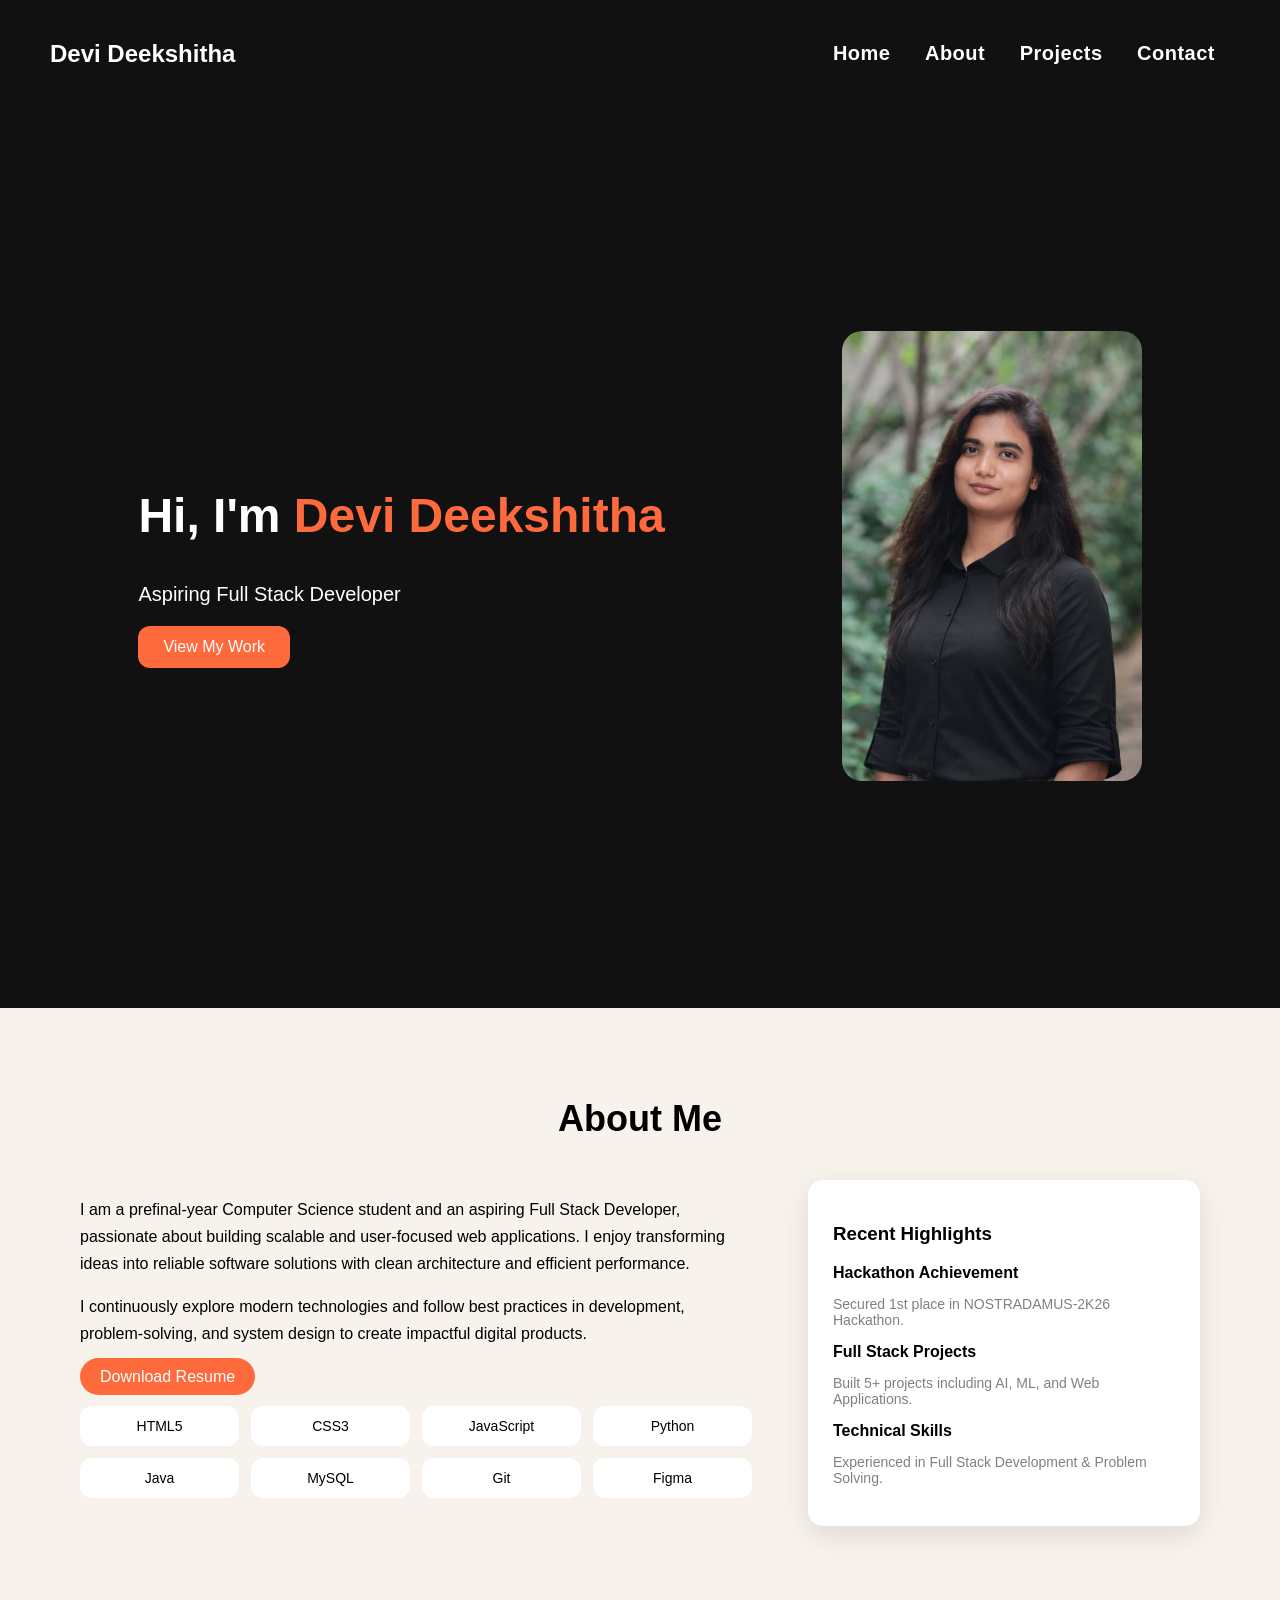
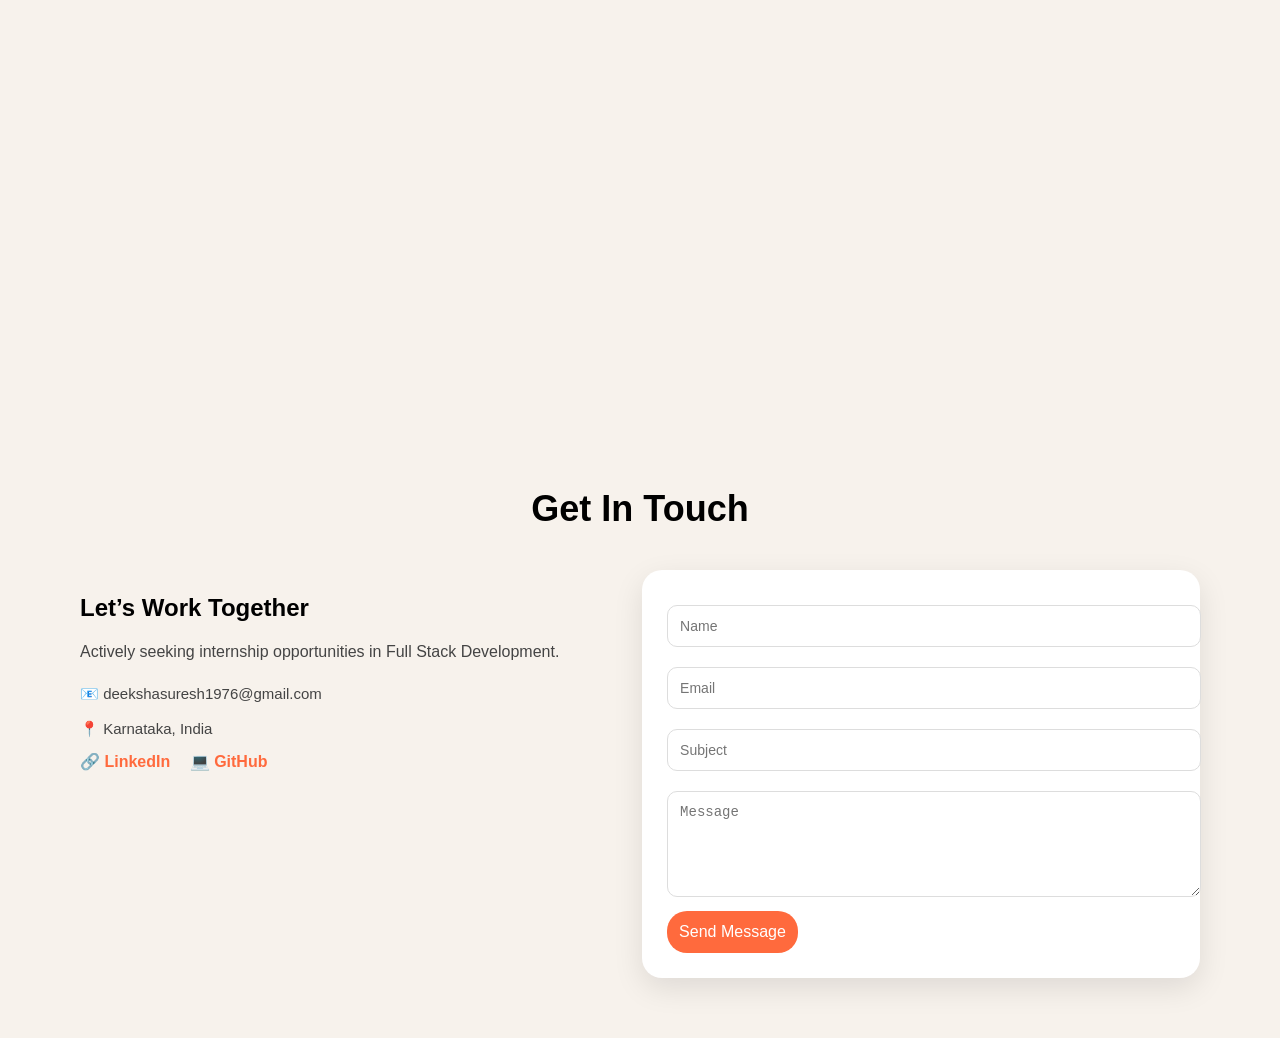
<file: index.html>
<!DOCTYPE html>
<html lang="en">
<head>
<meta charset="UTF-8">
<meta name="viewport" content="width=device-width, initial-scale=1.0">
<title>Devi Deekshitha | Portfolio</title>

<link rel="stylesheet" href="style.css">

<!-- AOS Animation -->
<link href="https://unpkg.com/aos@2.3.4/dist/aos.css" rel="stylesheet">

</head>

<body>

<header>
  <h2>Devi Deekshitha</h2>
  <nav>
    <a href="#">Home</a>
    <a href="#about">About</a>
    <a href="#projects">Projects</a>
    <a href="#contact">Contact</a>
  </nav>
</header>

<!-- HERO -->
<section class="hero">
  <div class="hero-text">
    <h1>Hi, I'm <span id="typing"></span></h1>
    <p>Aspiring Full Stack Developer</p>

    <div class="buttons">
      <button onclick="scrollToProjects()">View My Work</button>
    </div>
  </div>

  <div class="hero-img">
    <img src="profile.jpg">
  </div>
</section>

<!-- ABOUT -->
<section id="about" class="light-section">

  <h2 class="section-title">About Me</h2>

  <div class="about-wrapper">

    <!-- LEFT SIDE -->
    <div class="about-left">
      <p>
        I am a prefinal-year Computer Science student and an aspiring Full Stack Developer,
        passionate about building scalable and user-focused web applications.
        I enjoy transforming ideas into reliable software solutions with clean architecture
        and efficient performance.
      </p>
  
      <p>
        I continuously explore modern technologies and follow best practices in development, problem-solving,
        and system design to create impactful digital products.
      </p>

      <div class="about-buttons">
        <a href="resume.pdf" class="btn">Download Resume</a>
        
      </div>

      <!-- SKILLS -->
      <div class="skills-grid">
        <div class="skill-box">HTML5</div>
        <div class="skill-box">CSS3</div>
        <div class="skill-box">JavaScript</div>
        <div class="skill-box">Python</div>
        <div class="skill-box">Java</div>
        <div class="skill-box">MySQL</div>
        <div class="skill-box">Git</div>
        <div class="skill-box">Figma</div>
      </div>
    </div>

    <!-- RIGHT SIDE CARD -->
    <div class="about-right">
      <div class="experience-card">

        <h3>Recent Highlights</h3>

        <div class="exp-item">
          <h4>Hackathon Achievement</h4>
          <p>Secured 1st place in NOSTRADAMUS-2K26 Hackathon.</p>
        </div>

        <div class="exp-item">
          <h4>Full Stack Projects</h4>
          <p>Built 5+ projects including AI, ML, and Web Applications.</p>
        </div>

        <div class="exp-item">
          <h4>Technical Skills</h4>
          <p>Experienced in Full Stack Development & Problem Solving.</p>
        </div>

      </div>
    </div>

  </div>

</section>

<!-- PROJECTS -->
<section id="projects" class="light-section">
  <h2 data-aos="fade-up">My Projects</h2>

  <div class="project-grid">

    <div class="project-card" data-aos="zoom-in" onclick="openProject('projects/skillhub.html')">
      <h3>Skill Hub</h3>
    </div>

    <div class="project-card" data-aos="zoom-in" onclick="openProject('projects/pathfinding.html')">
      <h3>Pathfinding</h3>
    </div>

    <div class="project-card" data-aos="zoom-in" onclick="openProject('projects/extension.html')">
      <h3>Extension Analyzer</h3>
    </div>

    <div class="project-card" data-aos="zoom-in" onclick="openProject('projects/kmeans.html')">
      <h3>K-Means</h3>
    </div>

    <div class="project-card" data-aos="zoom-in" onclick="openProject('projects/aura.html')">
      <h3>AURA AI</h3>
    </div>

  </div>
</section>

<!-- CONTACT -->
<section id="contact" class="light-section">

  <h2 class="section-title">Get In Touch</h2>

  <div class="contact-wrapper">

    <!-- LEFT SIDE -->
    <div class="contact-left">
      <h3>Let’s Work Together</h3>

      <p>
        Actively seeking internship opportunities in Full Stack Development.
      </p>
      
      <div class="contact-info">
        <p>📧 deekshasuresh1976@gmail.com</p>
        <p>📍 Karnataka, India</p>
      </div>

      <div class="social-icons">
      <a href="https://linkedin.com/in/c-s-devi-deekshitha-7a4a51328" target="_blank">🔗 LinkedIn</a>
      <a href="https://github.com/deekshasuresh009" target="_blank">💻 GitHub</a>
      </div>
    </div>

    <!-- RIGHT SIDE FORM -->
    <div class="contact-right">
      <form class="contact-form">

        <input type="text" placeholder="Name" required>
        <input type="email" placeholder="Email" required>
        <input type="text" placeholder="Subject" required>

        <textarea rows="5" placeholder="Message"></textarea>

        <button type="submit">Send Message</button>

      </form>
    </div>

  </div>

</section>

<script src="https://unpkg.com/aos@2.3.4/dist/aos.js"></script>
<script src="script.js"></script>

</body>
</html>
</file>
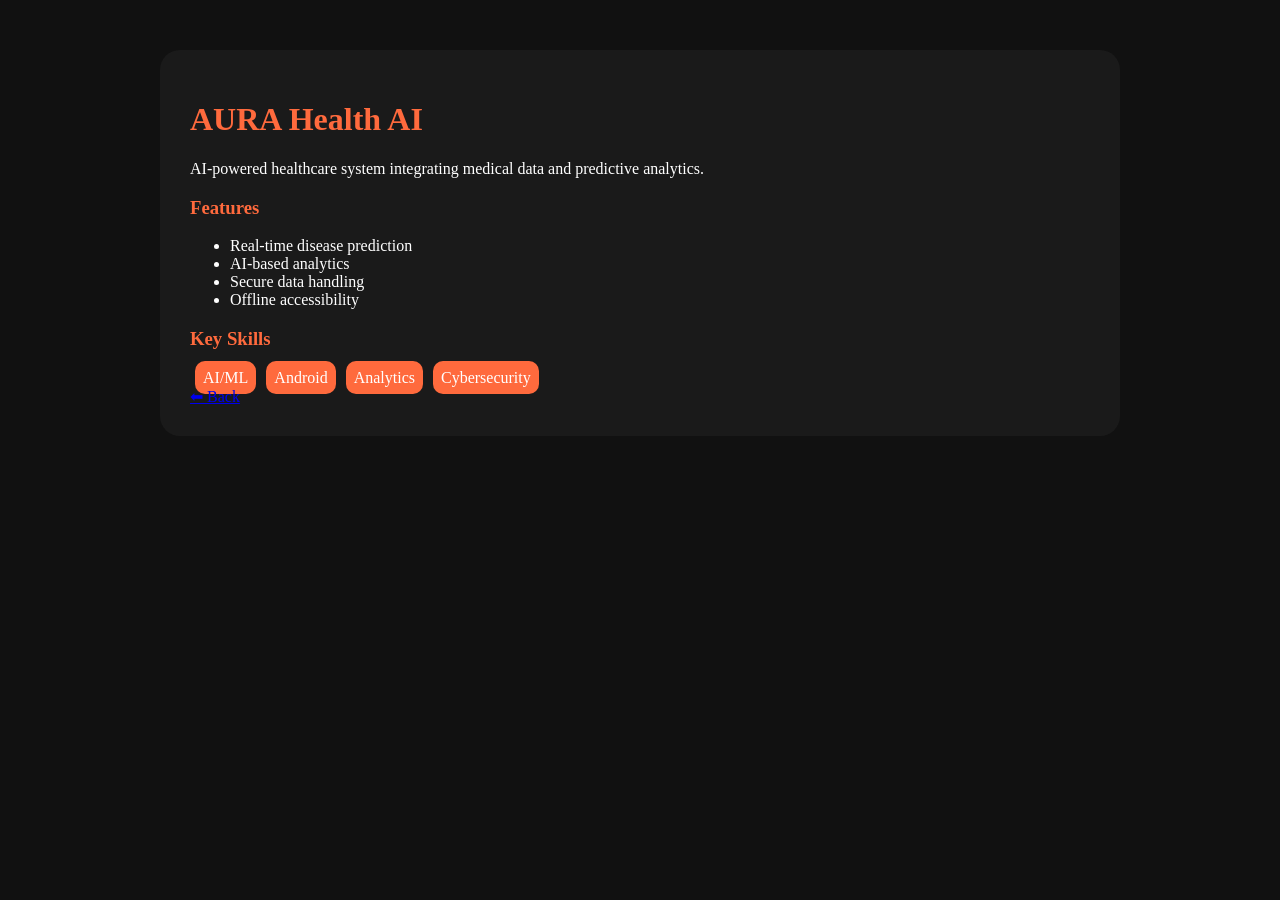
<file: Projects/aura.html>
<!DOCTYPE html>
<html>
<head>
<title>AURA AI</title>
<link rel="stylesheet" href="../style.css">
<style>
body { background:#111; color:white; font-family:Poppins; }
.project-container { max-width:900px; margin:50px auto; padding:30px; background:#1a1a1a; border-radius:20px; }
h1,h3 { color:#ff6a3d; }
.skills span { background:#ff6a3d; padding:8px; margin:5px; border-radius:10px; }
</style>
</head>

<body>
<div class="project-container">

<h1>AURA Health AI</h1>

<p>
AI-powered healthcare system integrating medical data and predictive analytics.
</p>

<h3>Features</h3>
<ul>
<li>Real-time disease prediction</li>
<li>AI-based analytics</li>
<li>Secure data handling</li>
<li>Offline accessibility</li>
</ul>

<h3>Key Skills</h3>
<div class="skills">
<span>AI/ML</span><span>Android</span><span>Analytics</span><span>Cybersecurity</span>
</div>

<a href="../index.html" class="back-btn">⬅ Back</a>

</div>
</body>
</html>
</file>
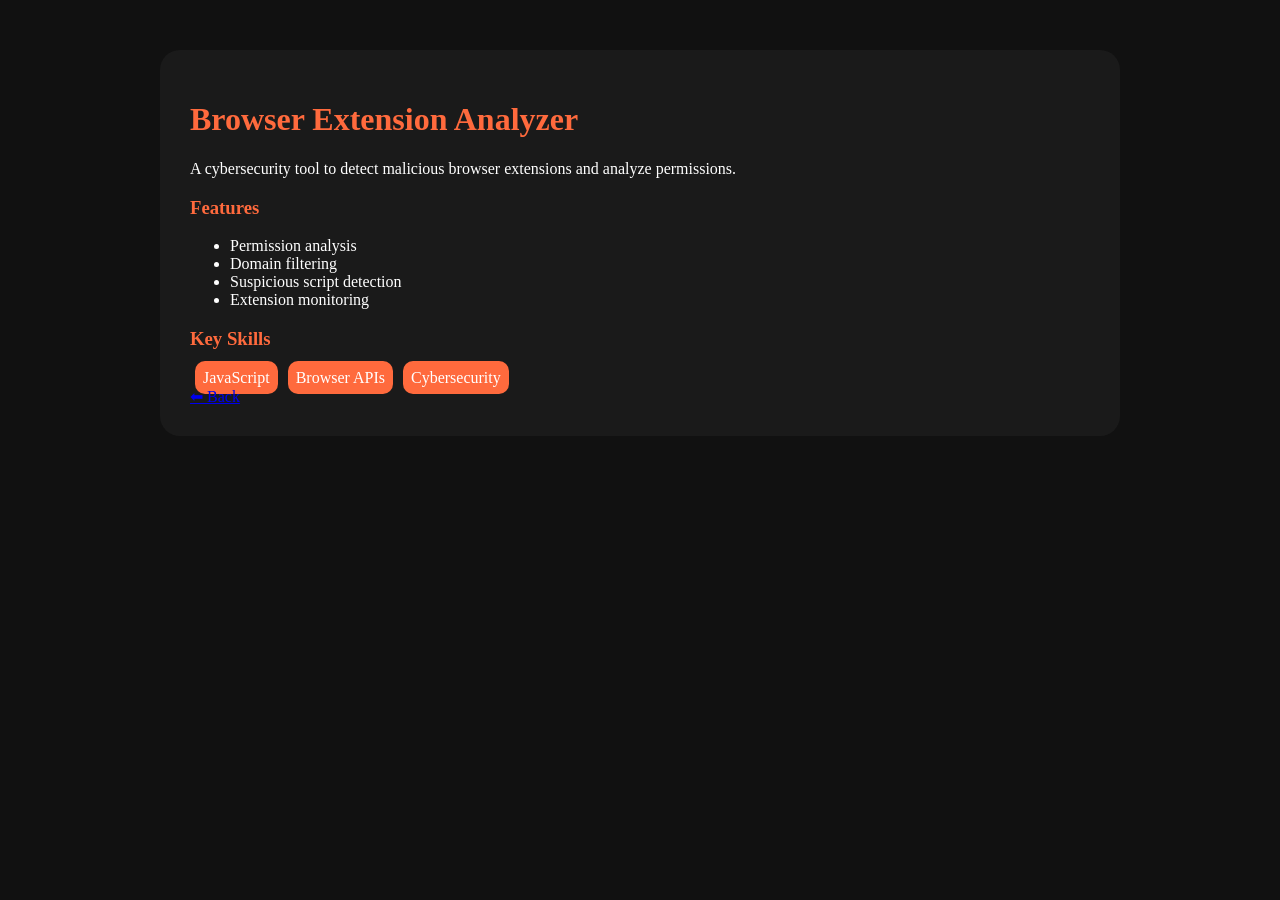
<file: Projects/extensionanalyzer.html>
<!DOCTYPE html>
<html>
<head>
<title>Extension Analyzer</title>
<link rel="stylesheet" href="../style.css">
<style>
body { background:#111; color:white; font-family:Poppins; }
.project-container { max-width:900px; margin:50px auto; padding:30px; background:#1a1a1a; border-radius:20px; }
h1,h3 { color:#ff6a3d; }
.skills span { background:#ff6a3d; padding:8px; margin:5px; border-radius:10px; }
</style>
</head>

<body>
<div class="project-container">

<h1>Browser Extension Analyzer</h1>

<p>
A cybersecurity tool to detect malicious browser extensions and analyze permissions.
</p>

<h3>Features</h3>
<ul>
<li>Permission analysis</li>
<li>Domain filtering</li>
<li>Suspicious script detection</li>
<li>Extension monitoring</li>
</ul>

<h3>Key Skills</h3>
<div class="skills">
<span>JavaScript</span><span>Browser APIs</span><span>Cybersecurity</span>
</div>

<a href="../index.html" class="back-btn">⬅ Back</a>

</div>
</body>
</html>
</file>
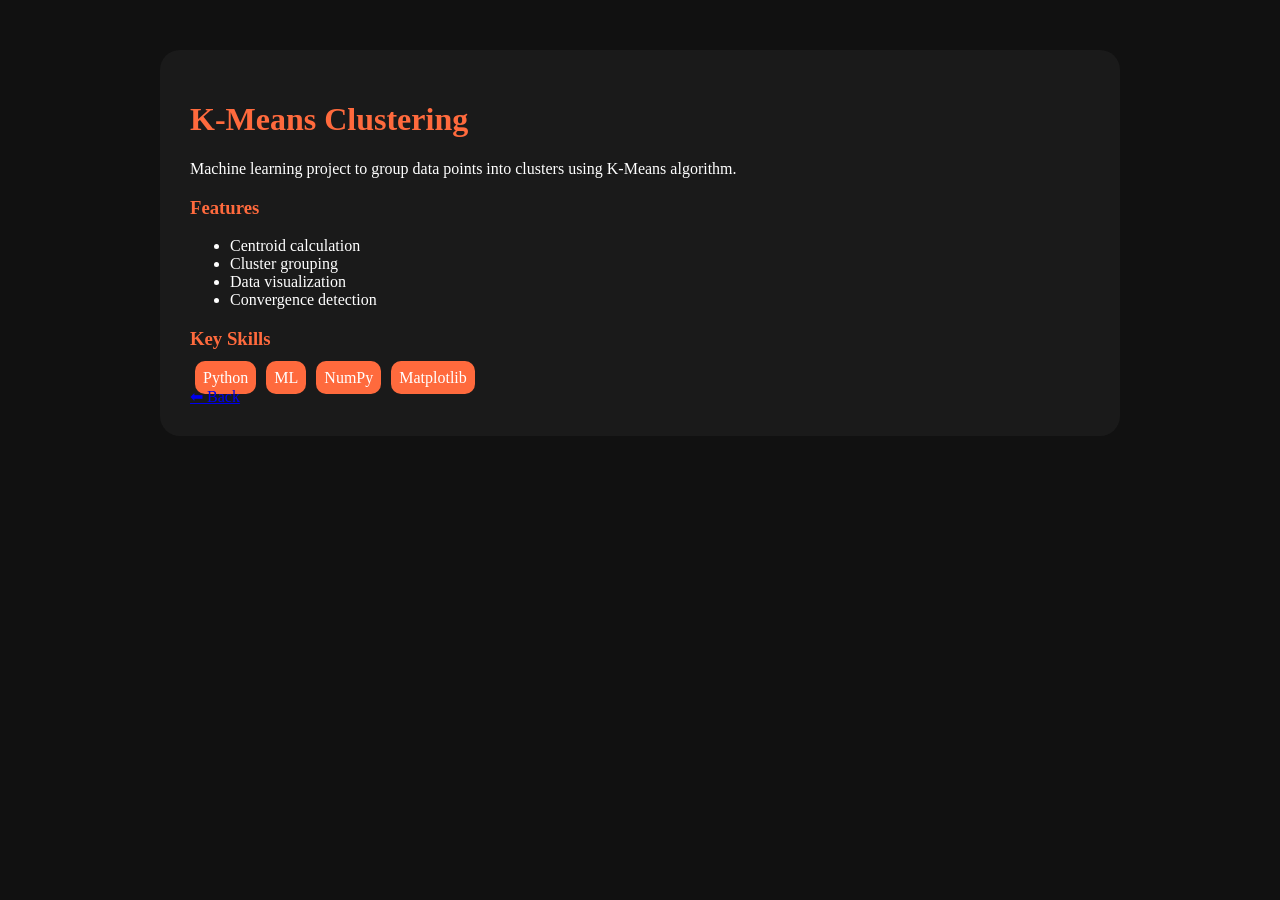
<file: Projects/kmeans.html>
<!DOCTYPE html>
<html>
<head>
<title>K-Means</title>
<link rel="stylesheet" href="../style.css">
<style>
body { background:#111; color:white; font-family:Poppins; }
.project-container { max-width:900px; margin:50px auto; padding:30px; background:#1a1a1a; border-radius:20px; }
h1,h3 { color:#ff6a3d; }
.skills span { background:#ff6a3d; padding:8px; margin:5px; border-radius:10px; }
</style>
</head>

<body>
<div class="project-container">

<h1>K-Means Clustering</h1>

<p>
Machine learning project to group data points into clusters using K-Means algorithm.
</p>

<h3>Features</h3>
<ul>
<li>Centroid calculation</li>
<li>Cluster grouping</li>
<li>Data visualization</li>
<li>Convergence detection</li>
</ul>

<h3>Key Skills</h3>
<div class="skills">
<span>Python</span><span>ML</span><span>NumPy</span><span>Matplotlib</span>
</div>

<a href="../index.html" class="back-btn">⬅ Back</a>

</div>
</body>
</html>
</file>
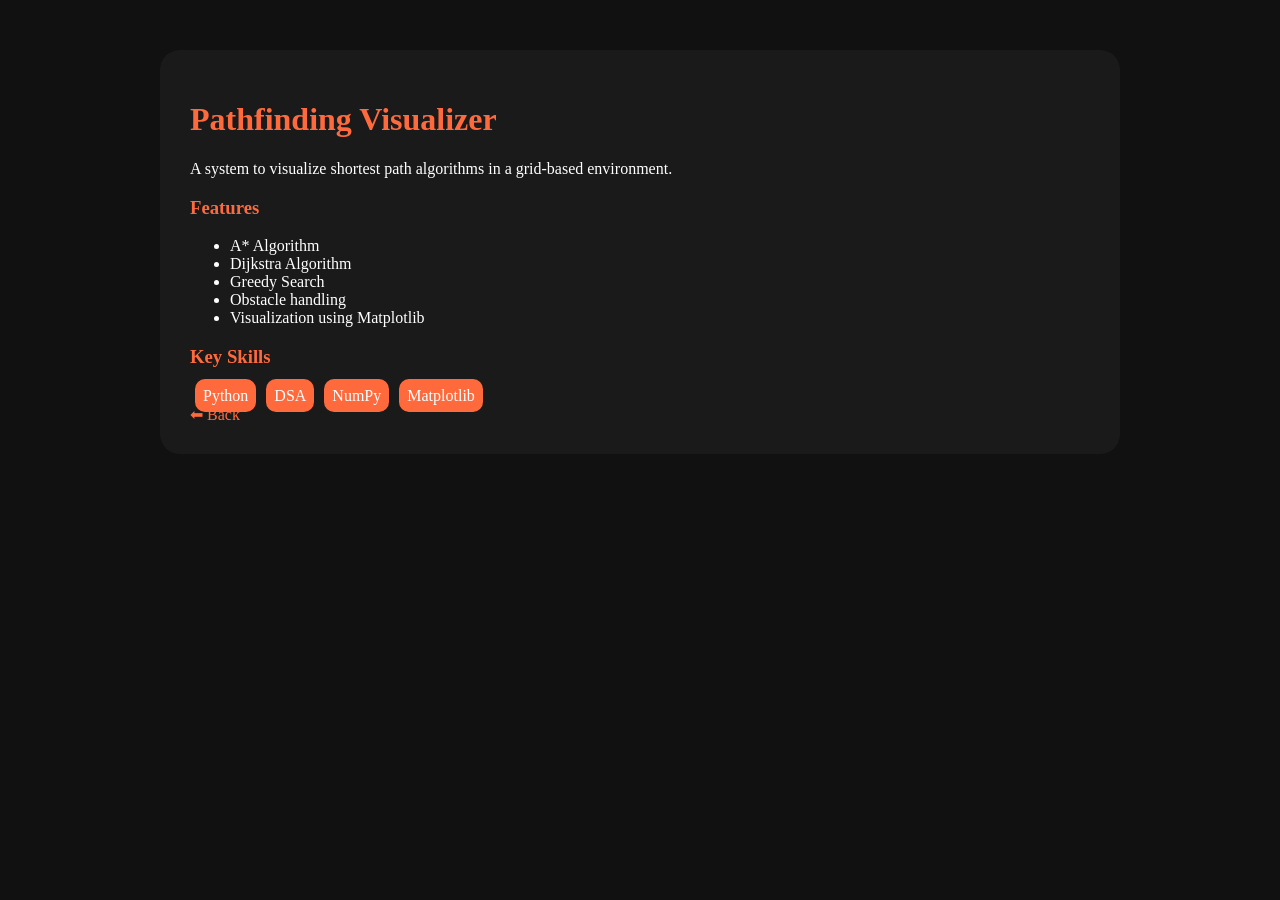
<file: Projects/pathfinding.html>
<!DOCTYPE html>
<html lang="en">
<head>
<meta charset="UTF-8">
<title>Pathfinding</title>
<link rel="stylesheet" href="../style.css">
<style>
body { background:#111; color:white; font-family:Poppins; }
.project-container { max-width:900px; margin:50px auto; padding:30px; background:#1a1a1a; border-radius:20px; }
h1,h3 { color:#ff6a3d; }
.skills span { background:#ff6a3d; padding:8px; margin:5px; border-radius:10px; }
.back-btn { color:#ff6a3d; text-decoration:none; }
</style>
</head>

<body>
<div class="project-container">

<h1>Pathfinding Visualizer</h1>

<p>
A system to visualize shortest path algorithms in a grid-based environment.
</p>

<h3>Features</h3>
<ul>
<li>A* Algorithm</li>
<li>Dijkstra Algorithm</li>
<li>Greedy Search</li>
<li>Obstacle handling</li>
<li>Visualization using Matplotlib</li>
</ul>

<h3>Key Skills</h3>
<div class="skills">
<span>Python</span><span>DSA</span><span>NumPy</span><span>Matplotlib</span>
</div>

<a href="../index.html" class="back-btn">⬅ Back</a>

</div>
</body>
</html>
</file>
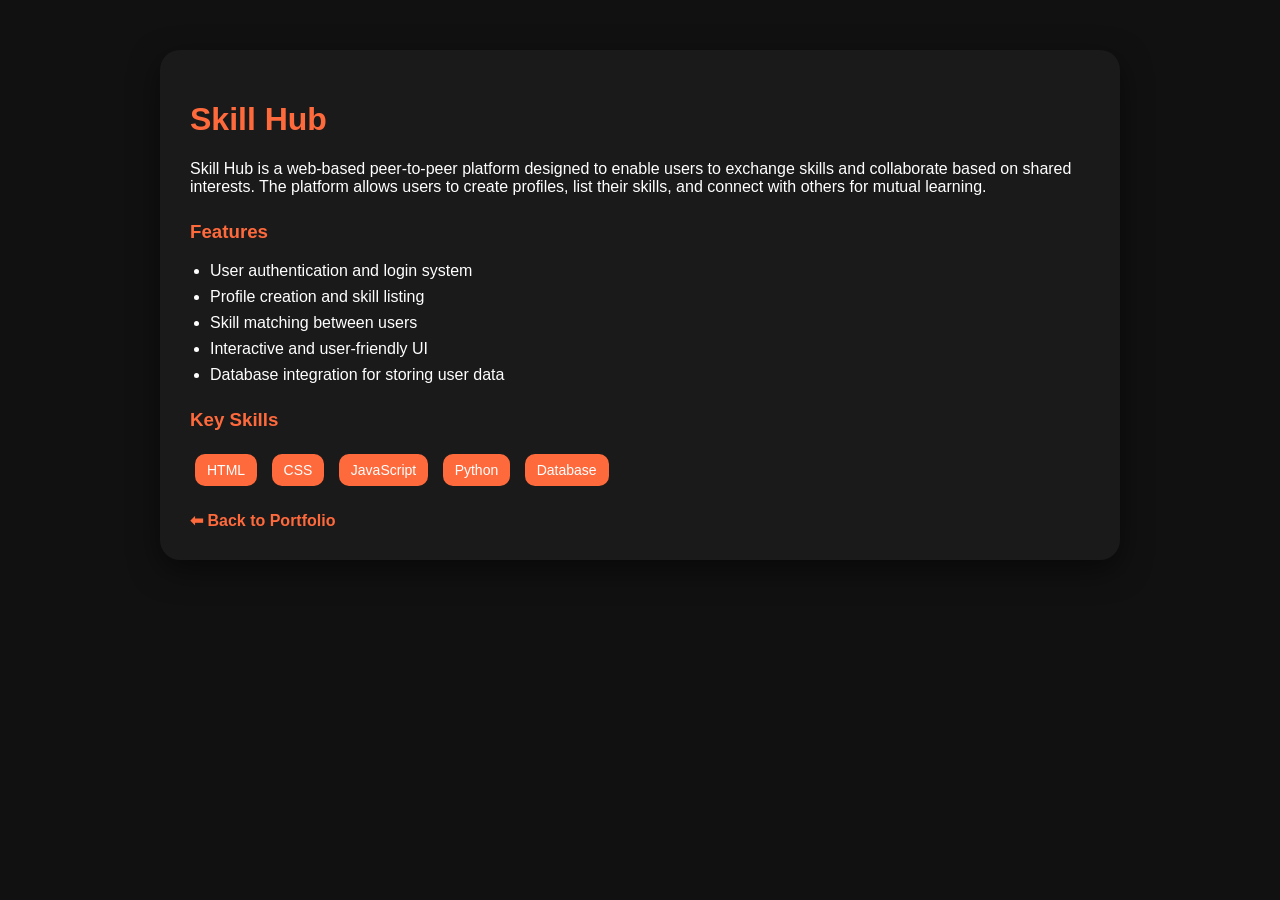
<file: Projects/skillhub.html>
<!DOCTYPE html>
<html lang="en">
<head>
<meta charset="UTF-8">
<meta name="viewport" content="width=device-width, initial-scale=1.0">
<title>Skill Hub</title>
<link rel="stylesheet" href="../style.css">

<style>
body {
  background: #111;
  color: white;
  font-family: 'Poppins', sans-serif;
  margin: 0;
}

/* MAIN CONTAINER */
.project-container {
  max-width: 900px;
  margin: 50px auto;
  padding: 30px;
  background: #1a1a1a;
  border-radius: 20px;
  box-shadow: 0 10px 30px rgba(0,0,0,0.5);
}

/* TITLE */
.project-container h1 {
  color: #ff6a3d;
}

/* HEADINGS */
.project-container h3 {
  margin-top: 25px;
  color: #ff6a3d;
}

/* LIST */
ul {
  padding-left: 20px;
}

li {
  margin: 8px 0;
}

/* SKILLS TAGS */
.skills {
  margin-top: 10px;
}

.skills span {
  display: inline-block;
  background: #ff6a3d;
  padding: 8px 12px;
  margin: 5px;
  border-radius: 10px;
  font-size: 14px;
}

/* BACK BUTTON */
.back-btn {
  display: inline-block;
  margin-top: 20px;
  text-decoration: none;
  color: #ff6a3d;
  font-weight: bold;
}
</style>

</head>

<body>

<div class="project-container">

<h1>Skill Hub</h1>

<p>
Skill Hub is a web-based peer-to-peer platform designed to enable users to exchange skills and collaborate based on shared interests.
The platform allows users to create profiles, list their skills, and connect with others for mutual learning.
</p>

<h3>Features</h3>
<ul>
<li>User authentication and login system</li>
<li>Profile creation and skill listing</li>
<li>Skill matching between users</li>
<li>Interactive and user-friendly UI</li>
<li>Database integration for storing user data</li>
</ul>

<h3>Key Skills</h3>

<div class="skills">
  <span>HTML</span>
  <span>CSS</span>
  <span>JavaScript</span>
  <span>Python</span>
  <span>Database</span>
</div>

<a href="../index.html" class="back-btn">⬅ Back to Portfolio</a>

</div>

</body>
</html>
</file>
<file: style.css>
body {
  margin: 0;
  font-family: 'Poppins', sans-serif;
  background: #111;
  color: white;
}

/* NAV */
header {
  display: flex;
  justify-content: space-between;
  padding: 20px 50px;
  align-items: center;
}

/* 🔥 UPDATED NAV LINKS */
nav a {
  margin: 0 15px;
  color: white;
  text-decoration: none;
  font-size: 20px;          /* increased size */
  font-weight: 600;         /* bold */
  letter-spacing: 0.5px;
  transition: 0.3s ease;
}

nav a:hover {
  color: #ff6a3d;
  transform: scale(1.05);
}

/* HERO */
.hero {
  display: flex;
  justify-content: space-around;
  align-items: center;
  height: 100vh;
  padding: 0 50px;
}

.hero h1 {
  font-size: 48px;
}

.hero span {
  color: #ff6a3d;
}

.hero p {
  font-size: 20px;
  margin-top: 10px;
}

.hero img {
  width: 300px;
  border-radius: 20px;
  animation: float 3s infinite ease-in-out;
}

/* FLOAT ANIMATION */
@keyframes float {
  0% { transform: translateY(0px);}
  50% { transform: translateY(-10px);}
  100% { transform: translateY(0px);}
}

/* BUTTON */
button {
  background: #ff6a3d;
  padding: 12px 25px;
  border: none;
  border-radius: 12px;
  color: white;
  cursor: pointer;
  transition: 0.3s;
  font-size: 16px;
}

button:hover {
  transform: scale(1.1);
}

/* LIGHT SECTION */
.light-section {
  background: #f7f2ec;
  color: black;
  padding: 60px 80px;
}

/* PROJECTS */
.project-grid {
  display: flex;
  gap: 25px;
  flex-wrap: wrap;
  justify-content: center;
}

.project-card {
  width: 250px;
  padding: 20px;
  background: white;
  border-radius: 15px;
  cursor: pointer;
  transition: 0.3s;
}

.project-card:hover {
  transform: translateY(-10px);
  box-shadow: 0 10px 30px rgba(0,0,0,0.2);
}

/* ABOUT SECTION */
.section-title {
  text-align: center;
  font-size: 36px;
  margin-bottom: 40px;
}

.about-wrapper {
  display: flex;
  justify-content: space-between;
  gap: 50px;
}

/* LEFT */
.about-left {
  width: 60%;
}

.about-left p {
  margin-bottom: 15px;
  line-height: 1.7;
  font-size: 16px;
}

/* BUTTONS */
.about-buttons {
  margin: 20px 0;
}

.btn {
  background: #ff6a3d;
  color: white;
  padding: 10px 20px;
  border-radius: 25px;
  text-decoration: none;
  margin-right: 10px;
  font-weight: 500;
}

.btn.outline {
  background: transparent;
  border: 1px solid black;
  color: black;
}

/* SKILLS GRID */
.skills-grid {
  display: grid;
  grid-template-columns: repeat(4, 1fr);
  gap: 12px;
}

.skill-box {
  background: white;
  padding: 12px;
  border-radius: 12px;
  text-align: center;
  font-size: 14px;
  transition: 0.3s;
}

.skill-box:hover {
  transform: scale(1.05);
}

/* RIGHT CARD */
.about-right {
  width: 35%;
}

.experience-card {
  background: white;
  padding: 25px;
  border-radius: 15px;
  box-shadow: 0 10px 30px rgba(0,0,0,0.1);
}

.exp-item {
  margin-bottom: 15px;
}

.exp-item h4 {
  margin: 0;
  font-size: 16px;
}

.exp-item p {
  font-size: 14px;
  color: gray;
}

/* CONTACT */
.contact-wrapper {
  display: flex;
  justify-content: space-between;
  gap: 60px;
  margin-top: 40px;
}

/* LEFT */
.contact-left {
  width: 45%;
}

.contact-left h3 {
  font-size: 24px;
  margin-bottom: 10px;
}

.contact-left p {
  line-height: 1.7;
  color: #444;
}

.contact-info p {
  margin: 10px 0;
  font-size: 15px;
}

.contact-info span {
  font-weight: 500;
}

/* SOCIAL */
.social-icons a {
  margin-right: 15px;
  text-decoration: none;
  color: #ff6a3d;
  font-weight: 600;
  transition: 0.3s;
}

.social-icons a:hover {
  text-decoration: underline;
}

/* RIGHT FORM */
.contact-right {
  width: 50%;
}

/* FORM */
.contact-form {
  background: white;
  padding: 25px;
  border-radius: 20px;
  box-shadow: 0 10px 30px rgba(0,0,0,0.1);
}

/* INPUT ROW */
.input-row {
  display: flex;
  gap: 10px;
}

/* INPUTS */
.contact-form input,
.contact-form textarea {
  width: 100%;
  margin: 10px 0;
  padding: 12px;
  border-radius: 10px;
  border: 1px solid #ddd;
  font-size: 14px;
}

/* BUTTON */
.contact-form button {
  background: #ff6a3d;
  color: white;
  padding: 12px;
  border: none;
  border-radius: 20px;
  cursor: pointer;
  transition: 0.3s;
}

.contact-form button:hover {
  transform: scale(1.05);
}
</file>
